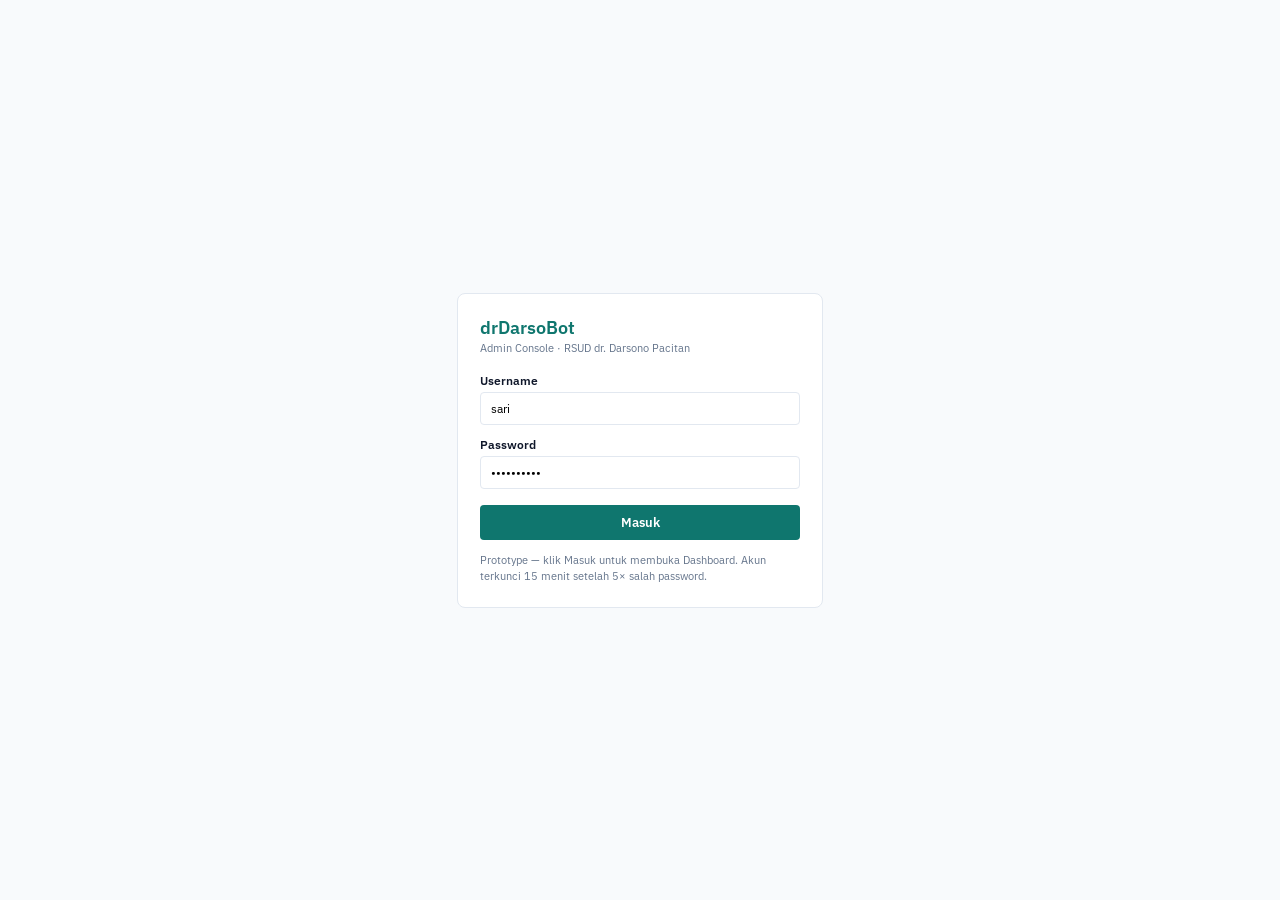
<file: index.html>
<!doctype html>
<html lang="id">
<head>
<meta charset="utf-8">
<meta http-equiv="refresh" content="0; url=wireframe/prototype/">
<title>drDarsoBot</title>
</head>
<body>
<p><a href="wireframe/prototype/">Buka prototype drDarsoBot</a></p>
</body>
</html>
</file>
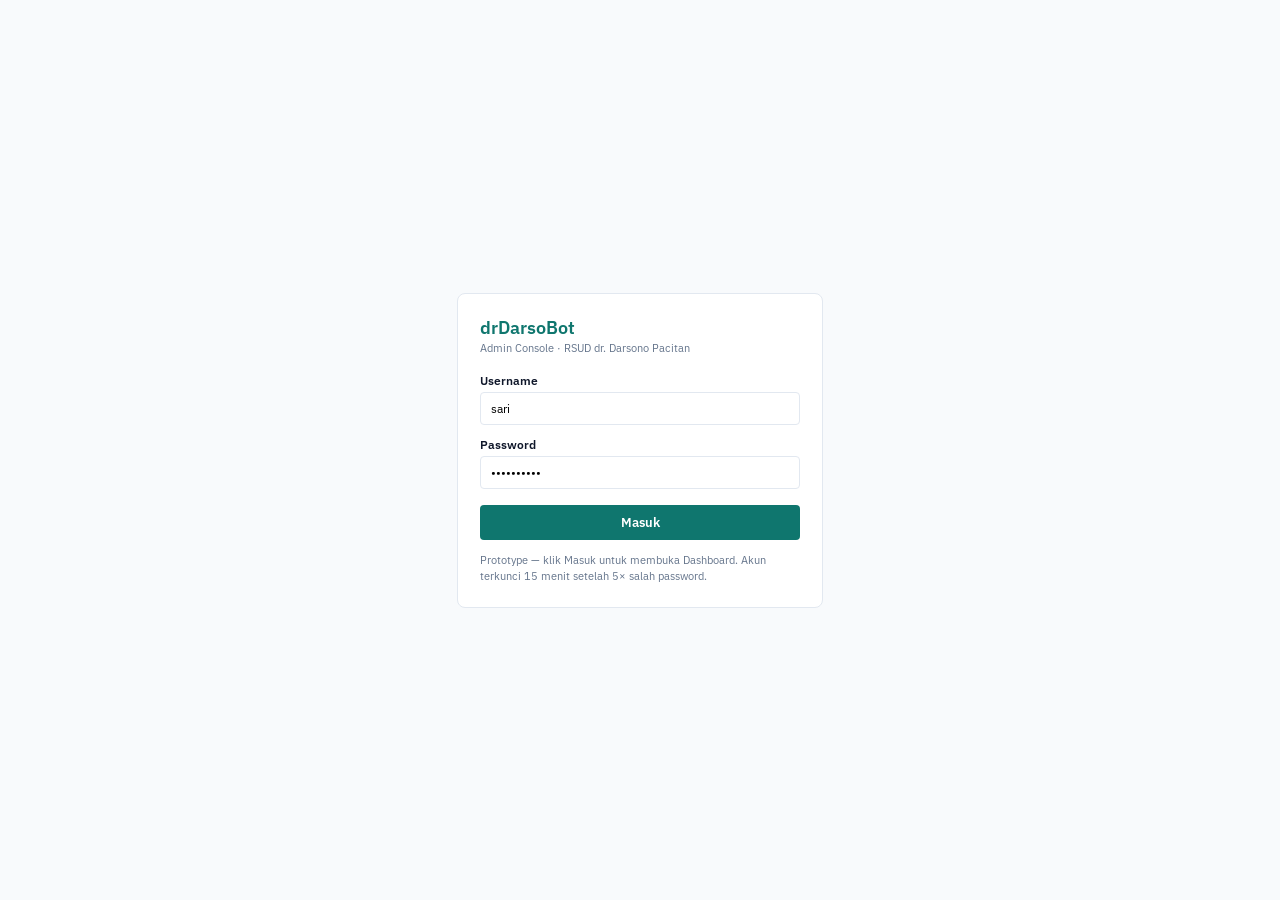
<file: wireframe/prototype/index.html>
<!DOCTYPE html>
<html lang="id">
<head>
<meta charset="UTF-8">
<meta name="viewport" content="width=device-width, initial-scale=1.0">
<title>Masuk — drDarsoBot</title>
<link rel="stylesheet" href="prototype.css">
</head>
<body class="px px-login-page" data-mode="clean">
<form class="px-login" action="dashboard.html">
  <div class="px-brand">drDarsoBot<small>Admin Console · RSUD dr. Darsono Pacitan</small></div>
  <label>Username<input type="text" value="sari" autocomplete="username"></label>
  <label>Password<input type="password" value="rahasia123" autocomplete="current-password"></label>
  <button type="submit">Masuk</button>
  <p class="px-note">Prototype — klik Masuk untuk membuka Dashboard. Akun terkunci 15 menit setelah 5× salah password.</p>
</form>
</body>
</html>
</file>
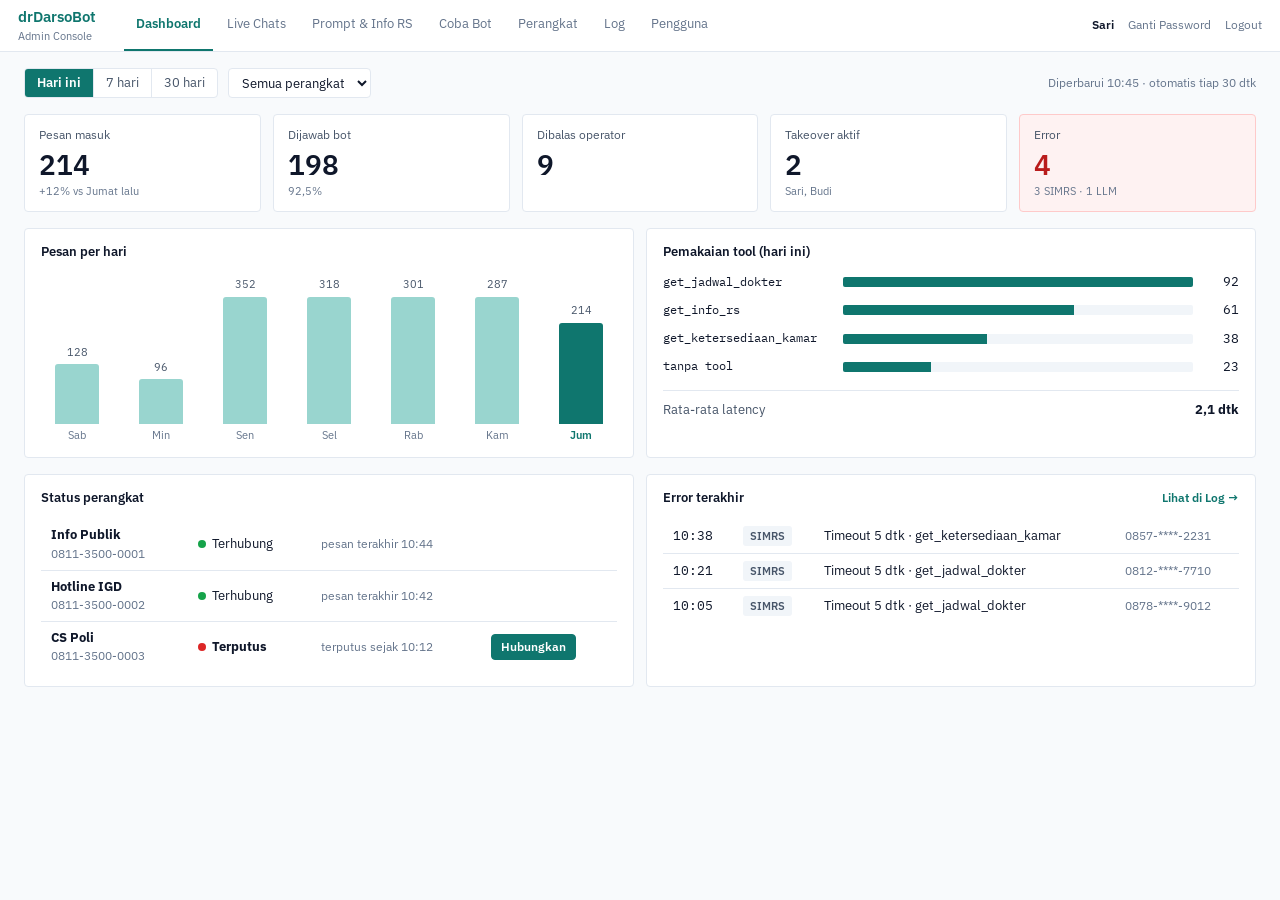
<file: wireframe/prototype/dashboard.html>
<!DOCTYPE html>
<html lang="id">
<head>
<meta charset="UTF-8">
<meta name="viewport" content="width=device-width, initial-scale=1.0">
<title>Dashboard — drDarsoBot</title>
<link rel="stylesheet" href="app.css">
<link rel="stylesheet" href="prototype.css">
</head>
<body class="px" data-mode="clean">
<header class="px-top"><div class="px-brand">drDarsoBot<small>Admin Console</small></div><nav><a href="dashboard.html" class="on">Dashboard</a><a href="live-chats.html" class="">Live Chats</a><a href="prompt.html" class="">Prompt &amp; Info RS</a><a href="coba-bot.html" class="">Coba Bot</a><a href="perangkat.html" class="">Perangkat</a><a href="log.html" class="">Log</a><a href="pengguna.html" class="">Pengguna</a></nav>
  <span class="px-user">Sari</span><a href="#">Ganti Password</a><a href="index.html">Logout</a></header>
<div class="px-main">
  <div id="frame-opt1" class="px-frame clean"><div class="browser-content">
<div class="db-app">

<div class="db-body">

<main class="db-main scroll">
  <div class="toolbar"><div class="seg">
<input type="radio" name="r1" id="r1a" checked hidden><label for="r1a">Hari ini</label>
<input type="radio" name="r1" id="r1b" hidden><label for="r1b">7 hari</label>
<input type="radio" name="r1" id="r1c" hidden><label for="r1c">30 hari</label></div><select class="sel"><option>Semua perangkat</option><option>Info Publik</option><option>Hotline IGD</option><option>CS Poli</option></select><span class="muted small push">Diperbarui 10:45 · otomatis tiap 30 dtk</span><span class="wf-marker">1</span></div>
  <div class="stats"><div class="stat"><div class="stat-l">Pesan masuk</div><div class="stat-v">214</div><div class="stat-s">+12% vs Jumat lalu</div></div><div class="stat"><div class="stat-l">Dijawab bot</div><div class="stat-v">198</div><div class="stat-s">92,5%</div></div><div class="stat"><div class="stat-l">Dibalas operator</div><div class="stat-v">9</div><div class="stat-s">&nbsp;</div></div><div class="stat"><div class="stat-l">Takeover aktif</div><div class="stat-v">2</div><div class="stat-s">Sari, Budi</div></div><div class="stat bad"><div class="stat-l">Error</div><div class="stat-v">4</div><div class="stat-s">3 SIMRS · 1 LLM</div></div><span class="wf-marker">2</span></div>
  <div class="grid2">
    <div class="card"><div class="card-h">Pesan per hari</div><div class="bars"><div class="bcol"><span class="bval">128</span><span class="bar" style="height:36%"></span><span class="blab">Sab</span></div><div class="bcol"><span class="bval">96</span><span class="bar" style="height:27%"></span><span class="blab">Min</span></div><div class="bcol"><span class="bval">352</span><span class="bar" style="height:100%"></span><span class="blab">Sen</span></div><div class="bcol"><span class="bval">318</span><span class="bar" style="height:90%"></span><span class="blab">Sel</span></div><div class="bcol"><span class="bval">301</span><span class="bar" style="height:86%"></span><span class="blab">Rab</span></div><div class="bcol"><span class="bval">287</span><span class="bar" style="height:82%"></span><span class="blab">Kam</span></div><div class="bcol today"><span class="bval">214</span><span class="bar" style="height:61%"></span><span class="blab">Jum</span></div></div></div>
    <div class="card"><div class="card-h">Pemakaian tool (hari ini)</div><div class="hrow"><span class="hlab mono">get_jadwal_dokter</span><span class="htrack"><span class="hfill" style="width:100%"></span></span><span class="hval">92</span></div><div class="hrow"><span class="hlab mono">get_info_rs</span><span class="htrack"><span class="hfill" style="width:66%"></span></span><span class="hval">61</span></div><div class="hrow"><span class="hlab mono">get_ketersediaan_kamar</span><span class="htrack"><span class="hfill" style="width:41%"></span></span><span class="hval">38</span></div><div class="hrow"><span class="hlab mono">tanpa tool</span><span class="htrack"><span class="hfill" style="width:25%"></span></span><span class="hval">23</span></div><div class="kv"><span>Rata-rata latency</span><b>2,1 dtk</b></div></div>
  </div>
  <div class="grid2">
    <div class="card"><div class="card-h">Status perangkat <span class="wf-marker">3</span></div><table class="tbl"><tr><td><b>Info Publik</b><br><span class="muted small">0811-3500-0001</span></td><td><span class="dot ok"></span>Terhubung</td><td class="muted small">pesan terakhir 10:44</td><td></td></tr><tr><td><b>Hotline IGD</b><br><span class="muted small">0811-3500-0002</span></td><td><span class="dot ok"></span>Terhubung</td><td class="muted small">pesan terakhir 10:42</td><td></td></tr><tr><td><b>CS Poli</b><br><span class="muted small">0811-3500-0003</span></td><td><span class="dot bad"></span><b>Terputus</b></td><td class="muted small">terputus sejak 10:12</td><td><a href="perangkat.html" class="btn sm primary">Hubungkan</a></td></tr></table></div>
    <div class="card"><div class="card-h">Error terakhir <a href="log.html" class="push small">Lihat di Log →</a></div><table class="tbl"><tr><td class="mono">10:38</td><td><span class="badge">SIMRS</span></td><td>Timeout 5 dtk · get_ketersediaan_kamar</td><td class="muted small">0857-****-2231</td></tr><tr><td class="mono">10:21</td><td><span class="badge">SIMRS</span></td><td>Timeout 5 dtk · get_jadwal_dokter</td><td class="muted small">0812-****-7710</td></tr><tr><td class="mono">10:05</td><td><span class="badge">SIMRS</span></td><td>Timeout 5 dtk · get_jadwal_dokter</td><td class="muted small">0878-****-9012</td></tr></table></div>
  </div>
</main>
</div></div>
  </div></div>
</div>
</body>
</html>
</file>
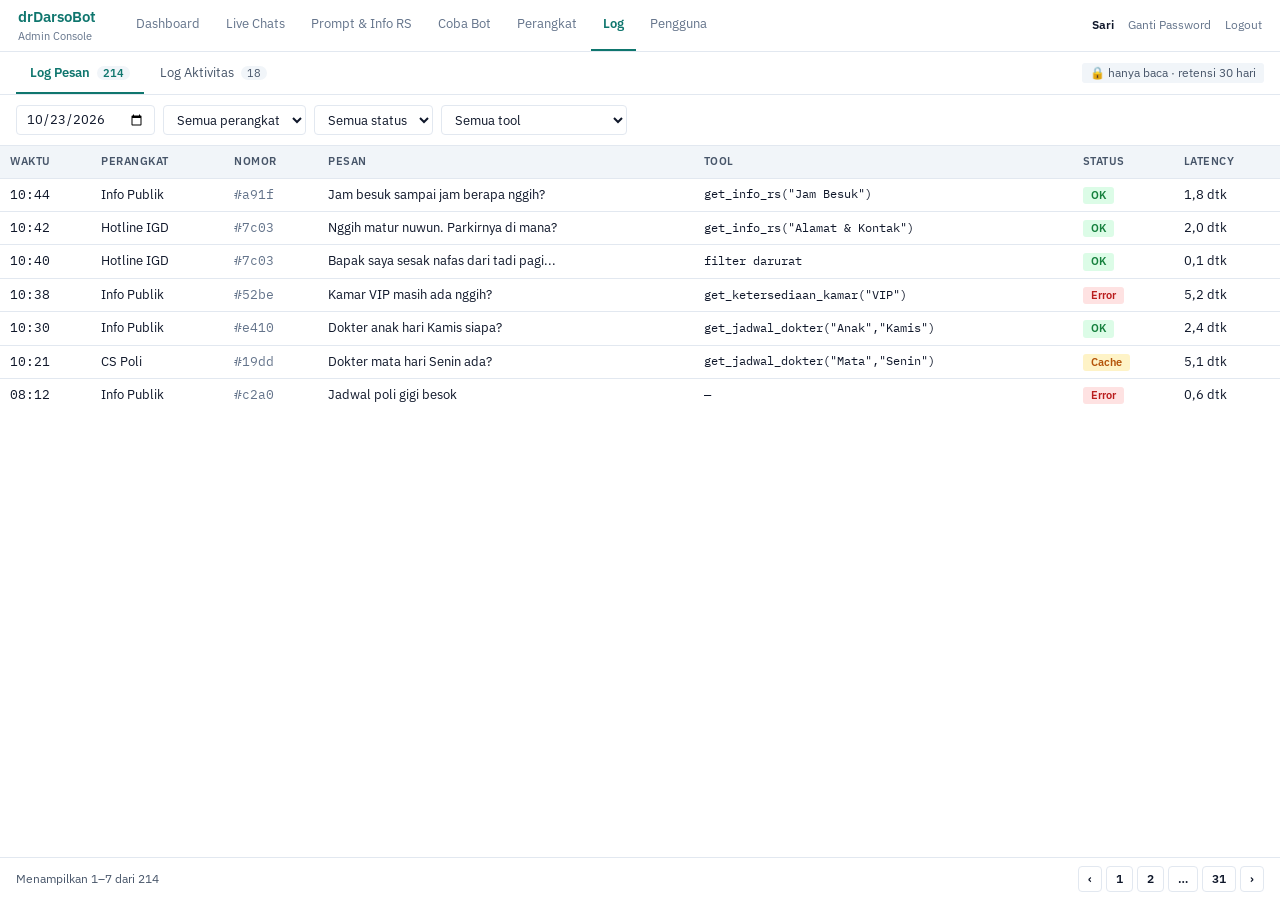
<file: wireframe/prototype/log.html>
<!DOCTYPE html>
<html lang="id">
<head>
<meta charset="UTF-8">
<meta name="viewport" content="width=device-width, initial-scale=1.0">
<title>Log — drDarsoBot</title>
<link rel="stylesheet" href="app.css">
<link rel="stylesheet" href="prototype.css">
</head>
<body class="px" data-mode="clean">
<header class="px-top"><div class="px-brand">drDarsoBot<small>Admin Console</small></div><nav><a href="dashboard.html" class="">Dashboard</a><a href="live-chats.html" class="">Live Chats</a><a href="prompt.html" class="">Prompt &amp; Info RS</a><a href="coba-bot.html" class="">Coba Bot</a><a href="perangkat.html" class="">Perangkat</a><a href="log.html" class="on">Log</a><a href="pengguna.html" class="">Pengguna</a></nav>
  <span class="px-user">Sari</span><a href="#">Ganti Password</a><a href="index.html">Logout</a></header>
<div class="px-main">
  <div id="frame-opt1" class="px-frame clean"><div class="browser-content">
<div class="lg-app">

<div class="lg-body">

<main class="lg-main">
  <input type="radio" name="t1" id="t1a" class="lt lt-a" hidden checked><input type="radio" name="t1" id="t1b" class="lt lt-b" hidden>
<div class="ltabs"><label for="t1a" class="la">Log Pesan <span class="cnt">214</span></label><label for="t1b" class="lb">Log Aktivitas <span class="cnt">18</span></label><span class="push readonly small">🔒 hanya baca · retensi 30 hari</span></div>
  <div class="lp lp-a">
    <div class="filters"><input type="date" class="inp" value="2026-10-23"><select class="inp"><option>Semua perangkat</option><option>Info Publik</option><option>Hotline IGD</option><option>CS Poli</option></select>
<select class="inp"><option>Semua status</option><option>OK</option><option>Error</option><option>Cache</option></select><select class="inp"><option>Semua tool</option><option>get_jadwal_dokter</option><option>get_ketersediaan_kamar</option><option>get_info_rs</option></select><span class="wf-marker">1</span></div>
    <div class="tblwrap"><table class="tbl"><thead><tr><th>Waktu</th><th>Perangkat</th><th>Nomor</th><th>Pesan</th><th>Tool</th><th>Status</th><th>Latency</th></tr></thead><tbody><tr><td class="mono">10:44</td><td>Info Publik</td><td class="mono muted">#a91f</td><td class="ell">Jam besuk sampai jam berapa nggih?</td><td class="mono small">get_info_rs("Jam Besuk")</td><td><span class="st ok">OK</span></td><td>1,8 dtk</td></tr><tr><td class="mono">10:42</td><td>Hotline IGD</td><td class="mono muted">#7c03</td><td class="ell">Nggih matur nuwun. Parkirnya di mana?</td><td class="mono small">get_info_rs("Alamat & Kontak")</td><td><span class="st ok">OK</span></td><td>2,0 dtk</td></tr><tr><td class="mono">10:40</td><td>Hotline IGD</td><td class="mono muted">#7c03</td><td class="ell">Bapak saya sesak nafas dari tadi pagi...</td><td class="mono small">filter darurat</td><td><span class="st ok">OK</span></td><td>0,1 dtk</td></tr><tr><td class="mono">10:38</td><td>Info Publik</td><td class="mono muted">#52be</td><td class="ell">Kamar VIP masih ada nggih?</td><td class="mono small">get_ketersediaan_kamar("VIP")</td><td><span class="st err">Error</span></td><td>5,2 dtk</td></tr><tr><td class="mono">10:30</td><td>Info Publik</td><td class="mono muted">#e410</td><td class="ell">Dokter anak hari Kamis siapa?</td><td class="mono small">get_jadwal_dokter("Anak","Kamis")</td><td><span class="st ok">OK</span></td><td>2,4 dtk</td></tr><tr><td class="mono">10:21</td><td>CS Poli</td><td class="mono muted">#19dd</td><td class="ell">Dokter mata hari Senin ada?</td><td class="mono small">get_jadwal_dokter("Mata","Senin")</td><td><span class="st warn">Cache</span></td><td>5,1 dtk</td></tr><tr><td class="mono">08:12</td><td>Info Publik</td><td class="mono muted">#c2a0</td><td class="ell">Jadwal poli gigi besok</td><td class="mono small">—</td><td><span class="st err">Error</span></td><td>0,6 dtk</td></tr></tbody></table></div>
    <div class="pager small"><span>Menampilkan 1–7 dari 214</span><span class="push"></span><a href="#" class="btn sm ghost">‹</a><a href="#" class="btn sm">1</a><a href="#" class="btn sm ghost">2</a><a href="#" class="btn sm ghost">…</a><a href="#" class="btn sm ghost">31</a><a href="#" class="btn sm ghost">›</a><span class="wf-marker">2</span></div>
  </div>
  <div class="lp lp-b"><table class="tbl"><thead><tr><th>Waktu</th><th>Pengguna</th><th>Aksi</th><th>Detail</th></tr></thead><tbody><tr><td class="mono">10:43</td><td>Sari</td><td><b>Ambil alih</b></td><td>0813-****-7790 (Hotline IGD)</td></tr><tr><td class="mono">10:35</td><td>Budi</td><td><b>Ambil alih</b></td><td>0821-****-1203 (CS Poli)</td></tr><tr><td class="mono">10:15</td><td>Sari</td><td><b>Simpan Info RS</b></td><td>kb/info_rs.md — "Ubah jam besuk sore 16.00"</td></tr><tr><td class="mono">09:58</td><td>Sari</td><td><b>Login</b></td><td>dari 192.168.100.21</td></tr><tr><td class="mono">08:30</td><td>Budi</td><td><b>Login</b></td><td>dari 192.168.100.34</td></tr><tr><td class="mono">22 Okt 15:30</td><td>Budi</td><td><b>Simpan System Prompt</b></td><td>prompts/system.md — "Tambah aturan menu angka"</td></tr></tbody></table></div>
</main>
</div></div>
  </div></div>
</div>
</body>
</html>
</file>
<file: wireframe/prototype/prototype.css>
/* Shell prototype: menu atas, pemilih tampilan. Konten tiap halaman memakai CSS wireframe sumbernya. */
@import url('https://fonts.googleapis.com/css2?family=IBM+Plex+Sans:wght@400;600&display=swap');

.px {
  --bg: #f8fafc; --panel: #fff; --text: #0f172a; --muted: #64748b; --line: #e2e8f0;
  --accent: #0f766e; --accent-ink: #fff; --accent-soft: #f0fdfa;
  margin: 0; height: 100vh; display: flex; flex-direction: column; overflow: hidden;
  font-family: "IBM Plex Sans", -apple-system, BlinkMacSystemFont, "Segoe UI", sans-serif; font-size: 13px;
  background: var(--bg); color: var(--text);
}

.px-brand { font-weight: 600; font-size: 15px; color: var(--accent); }
.px-brand small { display: block; font-weight: 400; font-size: 11px; color: var(--muted); margin-top: 2px; }

/* Menu atas */
.px-top { display: flex; align-items: center; gap: 14px; height: 52px; padding: 0 18px; background: var(--panel); border-bottom: 1px solid var(--line); flex-shrink: 0; }
.px-top .px-brand { margin-right: 14px; white-space: nowrap; }
.px-top nav { display: flex; align-self: stretch; gap: 2px; margin-right: auto; overflow-x: auto; }
.px-top nav a { display: flex; align-items: center; padding: 0 12px; color: var(--muted); text-decoration: none; white-space: nowrap; border-bottom: 2px solid transparent; }
.px-top nav a:hover { color: var(--text); background: var(--accent-soft); }
.px-top nav a.on { color: var(--accent); font-weight: 600; border-bottom-color: var(--accent); }
.px-top > a { color: var(--muted); font-size: 12px; text-decoration: none; white-space: nowrap; }
.px-top > a:hover { color: var(--accent); }
.px-user { font-weight: 600; font-size: 12px; }

/* Konten */
.px-main { flex: 1; min-height: 0; display: flex; flex-direction: column; }
.px-frame { flex: 1; min-height: 0; }
.px-frame > .browser-content { height: 100%; padding: 0; overflow: hidden; }
.px-frame > .browser-content > [class*="-app"] { height: 100%; margin: 0; }
.px .wf-marker { display: none; }

/* Login */
.px-login-page { align-items: center; justify-content: center; }
.px-login { width: 320px; background: var(--panel); border: 1px solid var(--line); border-radius: 8px; padding: 8px 22px 22px; display: flex; flex-direction: column; gap: 12px; }
.px-login .px-brand { padding: 14px 0 6px; font-size: 18px; }
.px-login label { display: flex; flex-direction: column; gap: 4px; font-size: 12px; font-weight: 600; }
.px-login input { border: 1px solid var(--line); border-radius: 4px; padding: 8px 10px; font: inherit; font-weight: 400; }
.px-login input:focus { outline: none; border-color: var(--accent); }
.px-login button { margin-top: 4px; border: none; border-radius: 4px; padding: 9px; background: var(--accent); color: var(--accent-ink); font: inherit; font-weight: 600; cursor: pointer; }
.px-note { margin: 0; font-size: 11px; color: var(--muted); line-height: 1.5; }
</file>
<file: wireframe/prototype/app.css>
/* Konten semua halaman prototype (pengganti CSS wireframe 2310-* yang sudah dihapus).
   Token: Precision & Density, teal di atas slate, IBM Plex Sans/Mono.
   Interaksi tanpa JS: tab & toggle memakai input radio/checkbox tersembunyi + selektor ~ . */
@import url('https://fonts.googleapis.com/css2?family=IBM+Plex+Mono:wght@400;600&family=IBM+Plex+Sans:wght@400;600&display=swap');

.px {
  --surface: #f1f5f9; --text-2: #475569;
  --ok: #15803d; --ok-soft: #dcfce7;
  --warn: #b45309; --warn-soft: #fef3c7;
  --bad: #b91c1c; --bad-soft: #fee2e2;
  --info: #1d4ed8; --info-soft: #dbeafe;
  font-family: "IBM Plex Sans", -apple-system, BlinkMacSystemFont, "Segoe UI", sans-serif;
  line-height: 1.4;
}
.px *, .px *::before, .px *::after { box-sizing: border-box; }
.px a { color: var(--accent); text-decoration: none; }
.px a:hover { text-decoration: underline; }
.px :focus-visible { outline: 2px solid var(--accent); outline-offset: 2px; }

/* ---------- Utilitas ---------- */
.mono, .px code, .px pre { font-family: "IBM Plex Mono", ui-monospace, monospace; }
.muted { color: var(--muted); }
.small { font-size: 12px; }
.push { margin-left: auto; }
.scroll { overflow-y: auto; min-height: 0; }
.row { display: flex; align-items: center; gap: 8px; }
.row.end { justify-content: flex-end; }
.grow { flex: 1; min-width: 0; }
.big { font-size: 20px; font-weight: 600; line-height: 1.2; }
.ell { max-width: 280px; white-space: nowrap; overflow: hidden; text-overflow: ellipsis; }

/* Tombol */
.btn { display: inline-flex; align-items: center; gap: 6px; height: 30px; padding: 0 12px; border: 1px solid var(--line); border-radius: 4px; background: var(--panel); color: var(--text); font: inherit; font-weight: 600; white-space: nowrap; cursor: pointer; transition: background 150ms ease-out; }
.px a.btn { color: var(--text); text-decoration: none; }
.btn:hover { background: var(--surface); }
.btn:active { transform: scale(0.98); }
.btn.sm { height: 26px; padding: 0 9px; font-size: 12px; }
.btn.primary, .px a.btn.primary { background: var(--accent); border-color: var(--accent); color: var(--accent-ink); }
.btn.primary:hover { background: #115e59; }
.btn.ghost { background: transparent; }
.btn.ghost:hover { background: var(--surface); }
.kbd { font-family: "IBM Plex Mono", monospace; font-size: 10px; font-weight: 400; padding: 0 4px; border: 1px solid rgba(255,255,255,.4); border-radius: 3px; }

.chip { height: 26px; padding: 0 10px; border: 1px solid var(--line); border-radius: 13px; background: var(--panel); color: var(--text-2); font: inherit; font-size: 12px; cursor: pointer; white-space: nowrap; }
.chip:hover { border-color: var(--accent); color: var(--accent); }
.chip.on { background: var(--accent-soft); border-color: var(--accent); color: var(--accent); }

/* Badge & status */
.badge { display: inline-flex; align-items: center; height: 20px; padding: 0 7px; border-radius: 3px; background: var(--surface); color: var(--text-2); font-size: 11px; font-weight: 600; white-space: nowrap; }
.badge.urgent { background: var(--bad); color: #fff; }
.badge.warn { background: var(--warn-soft); color: var(--warn); }
.badge.op { background: var(--accent-soft); color: var(--accent); }
.badge.dev { background: transparent; border: 1px solid var(--line); font-weight: 400; }
.st { display: inline-block; padding: 1px 8px; border-radius: 3px; font-size: 11px; font-weight: 600; }
.st.ok { background: var(--ok-soft); color: var(--ok); }
.st.warn { background: var(--warn-soft); color: var(--warn); }
.st.err { background: var(--bad-soft); color: var(--bad); }
.st.new { background: var(--info-soft); color: var(--info); }
.st.off { background: var(--surface); color: var(--muted); }
.dot { display: inline-block; width: 8px; height: 8px; border-radius: 50%; margin-right: 6px; background: var(--muted); flex-shrink: 0; }
.dot.ok { background: #16a34a; }
.dot.bad { background: #dc2626; }

/* Form */
.inp, select.sel, .search { height: 30px; padding: 0 9px; border: 1px solid var(--line); border-radius: 4px; background: var(--panel); color: var(--text); font: inherit; }
.inp:focus, select.sel:focus, .search:focus { outline: none; border-color: var(--accent); }

/* Tabel */
.tbl { width: 100%; border-collapse: collapse; }
.tbl th { position: sticky; top: 0; z-index: 1; background: var(--surface); text-align: left; font-size: 11px; font-weight: 600; text-transform: uppercase; letter-spacing: .5px; color: var(--text-2); padding: 8px 10px; border-bottom: 1px solid var(--line); }
.tbl td { padding: 7px 10px; border-bottom: 1px solid var(--line); vertical-align: middle; }
.tbl tr:last-child td { border-bottom: none; }
.tbl tbody tr:hover td { background: #fafcfd; }

/* Panel umum */
.pane { display: flex; flex-direction: column; min-height: 0; background: var(--panel); }
.card { background: var(--panel); border: 1px solid var(--line); border-radius: 4px; padding: 14px 16px; min-width: 0; }
.card-h { display: flex; align-items: center; gap: 8px; font-weight: 600; margin-bottom: 12px; }

/* Gelembung chat (Live Chats & Coba Bot) */
.msgs { flex: 1; display: flex; flex-direction: column; gap: 10px; padding: 16px; background: var(--bg); }
.msg { max-width: 72%; padding: 8px 12px; border-radius: 6px; line-height: 1.5; }
.msg-meta { margin-top: 4px; font-size: 11px; color: var(--muted); }
.tool { display: inline-block; margin-bottom: 4px; padding: 1px 6px; border-radius: 3px; background: var(--accent-soft); color: var(--accent); font-family: "IBM Plex Mono", monospace; font-size: 11px; }
.composer { display: flex; align-items: center; gap: 8px; padding: 10px 16px; border-top: 1px solid var(--line); background: var(--panel); }
.composer input { flex: 1; height: 32px; padding: 0 10px; border: 1px solid var(--line); border-radius: 4px; font: inherit; }
.composer input:focus { outline: none; border-color: var(--accent); }

/* ==================== Dashboard ==================== */
.db-app, .db-body { height: 100%; }
.db-main { height: 100%; padding: 16px 24px 24px; display: flex; flex-direction: column; gap: 16px; }
.toolbar { display: flex; align-items: center; gap: 10px; }
.seg { display: inline-flex; border: 1px solid var(--line); border-radius: 4px; overflow: hidden; background: var(--panel); }
.seg label { padding: 5px 12px; cursor: pointer; color: var(--text-2); border-right: 1px solid var(--line); }
.seg label:last-of-type { border-right: none; }
.seg input:checked + label { background: var(--accent); color: var(--accent-ink); font-weight: 600; }
.stats { display: grid; grid-template-columns: repeat(5, 1fr); gap: 12px; }
.stat { background: var(--panel); border: 1px solid var(--line); border-radius: 4px; padding: 12px 14px; }
.stat-l { font-size: 12px; color: var(--text-2); }
.stat-v { font-size: 28px; font-weight: 600; line-height: 1.2; margin: 4px 0 2px; font-variant-numeric: tabular-nums; }
.stat-s { font-size: 11px; color: var(--muted); }
.stat.bad { border-color: #fecaca; background: #fef2f2; }
.stat.bad .stat-v { color: var(--bad); }
.grid2 { display: grid; grid-template-columns: 1fr 1fr; gap: 12px; }
.bars { display: flex; align-items: flex-end; gap: 12px; height: 170px; padding-top: 4px; }
.bcol { flex: 1; height: 100%; display: flex; flex-direction: column; justify-content: flex-end; align-items: center; gap: 4px; }
.bar { width: 100%; max-width: 44px; background: #99d5cf; border-radius: 3px 3px 0 0; }
.bcol.today .bar { background: var(--accent); }
.bval { font-size: 11px; color: var(--text-2); font-variant-numeric: tabular-nums; }
.blab { font-size: 11px; color: var(--muted); }
.bcol.today .blab { color: var(--accent); font-weight: 600; }
.hrow { display: grid; grid-template-columns: 170px 1fr 36px; align-items: center; gap: 10px; margin-bottom: 10px; }
.hlab { font-size: 12px; }
.htrack { height: 10px; background: var(--surface); border-radius: 2px; overflow: hidden; }
.hfill { display: block; height: 100%; background: var(--accent); }
.hval { text-align: right; font-variant-numeric: tabular-nums; }
.kv { display: flex; justify-content: space-between; margin-top: 14px; padding-top: 10px; border-top: 1px solid var(--line); color: var(--text-2); }
.kv b { color: var(--text); }

/* ==================== Live Chats ==================== */
.lc-app, .lc-body { height: 100%; }
.lc-body { display: flex; }
.pane-list { width: 340px; flex-shrink: 0; border-right: 1px solid var(--line); }
.pane-pad { padding: 10px 12px; border-bottom: 1px solid var(--line); }
.pane-pad .search { flex: 1; min-width: 0; }
.section-label { display: flex; align-items: center; gap: 6px; padding: 10px 14px 6px; font-size: 11px; font-weight: 600; text-transform: uppercase; letter-spacing: .5px; color: var(--muted); cursor: default; }
.section-label.strong { color: var(--bad); }
.group > summary { list-style: none; cursor: pointer; }
.group > summary::-webkit-details-marker { display: none; }
.group > summary .muted { text-transform: none; letter-spacing: 0; font-weight: 400; text-decoration: underline; }
.group[open] > summary .muted { display: none; }
.px a.conv { display: block; padding: 10px 14px; border-bottom: 1px solid var(--line); border-left: 3px solid transparent; color: var(--text); text-decoration: none; }
.px a.conv:hover { background: var(--bg); }
.px a.conv.sel { background: var(--accent-soft); border-left-color: var(--accent); }
.conv-top { display: flex; justify-content: space-between; }
.conv-num { font-weight: 600; font-family: "IBM Plex Mono", monospace; font-size: 12px; }
.conv-time { font-size: 11px; color: var(--muted); }
.conv-snip { margin: 3px 0 6px; color: var(--text-2); font-size: 12px; white-space: nowrap; overflow: hidden; text-overflow: ellipsis; }
.conv-meta { display: flex; align-items: center; gap: 4px; flex-wrap: wrap; }
.conv-wait { font-size: 11px; color: var(--warn); font-weight: 600; margin-left: 2px; }
.unread { margin-left: auto; min-width: 18px; height: 18px; padding: 0 5px; border-radius: 9px; background: var(--accent); color: #fff; font-size: 11px; font-weight: 600; text-align: center; line-height: 18px; }
.pane-chat { flex: 1; min-width: 0; }
.pane-head { display: flex; align-items: center; gap: 8px; padding: 12px 16px; border-bottom: 1px solid var(--line); }
.pane-head b { font-family: "IBM Plex Mono", monospace; }
.state-bar { display: flex; align-items: center; gap: 8px; padding: 8px 16px; background: var(--surface); border-bottom: 1px solid var(--line); color: var(--text-2); }
.state-bar.op { background: var(--accent-soft); color: var(--accent); }
.pane-chat .msg.in { align-self: flex-start; background: var(--panel); border: 1px solid var(--line); }
.pane-chat .msg.out { align-self: flex-end; background: #e2e8f0; }
.sysline { align-self: center; padding: 2px 10px; border-radius: 10px; background: var(--accent-soft); color: var(--accent); font-size: 11px; }
.quick { display: flex; align-items: center; gap: 6px; padding: 8px 16px 0; border-top: 1px solid var(--line); background: var(--panel); }
.quick + .composer, .quick ~ .composer.when-op { border-top: none; }
.quick-label { font-size: 12px; color: var(--muted); }
.locked { flex: 1; text-align: center; padding: 6px; color: var(--muted); font-style: italic; }
/* Toggle ambil alih: checkbox #tt2 */
.tt:not(:checked) ~ .when-op, .tt:not(:checked) ~ * .when-op { display: none; }
.tt:checked ~ .when-bot, .tt:checked ~ * .when-bot { display: none; }

/* ==================== Prompt & Info RS ==================== */
.pr-app, .pr-body { height: 100%; }
.pr-body { display: flex; }
.pane.main { flex: 1; min-width: 0; }
.ftabs { display: flex; gap: 2px; padding: 0 16px; border-bottom: 1px solid var(--line); }
.ftabs label { padding: 12px 14px 10px; cursor: pointer; color: var(--text-2); border-bottom: 2px solid transparent; }
.ftabs label:hover { color: var(--text); }
.fname { margin-left: 6px; font-family: "IBM Plex Mono", monospace; font-size: 11px; color: var(--muted); }
.ft-a:checked ~ .ftabs .la, .ft-b:checked ~ .ftabs .lb { color: var(--accent); font-weight: 600; border-bottom-color: var(--accent); }
.ft-a:checked ~ .fp-b, .ft-b:checked ~ .fp-a { display: none; }
.fpanel { flex: 1; min-height: 0; display: flex; flex-direction: column; }
.editor { flex: 1; min-height: 0; width: 100%; resize: none; border: none; padding: 16px 20px; background: var(--panel); color: var(--text); font-family: "IBM Plex Mono", monospace; font-size: 13px; line-height: 1.6; }
.editor:focus { outline: none; background: #fcfdfd; }
.statusline { display: flex; align-items: center; gap: 8px; padding: 10px 16px; border-top: 1px solid var(--line); color: var(--text-2); font-size: 12px; }
.pane-side { width: 300px; flex-shrink: 0; overflow-y: auto; padding: 14px 16px; border-left: 1px solid var(--line); background: var(--bg); }
.side-title { font-weight: 600; margin-bottom: 10px; }
.bk { padding: 10px 12px; margin-bottom: 8px; background: var(--panel); border: 1px solid var(--line); border-radius: 4px; }
.bk .muted { font-family: "IBM Plex Mono", monospace; font-size: 11px; word-break: break-all; }
.bk-act { display: flex; gap: 4px; margin-top: 8px; }
.more { display: block; text-align: center; padding: 6px; font-size: 12px; }

/* ==================== Coba Bot ==================== */
.cb-app { display: flex; flex-direction: column; }
.envbar { display: flex; align-items: center; gap: 6px; padding: 8px 16px; background: var(--panel); border-bottom: 1px solid var(--line); flex-shrink: 0; }
.envbar .badge:not(.warn) { font-family: "IBM Plex Mono", monospace; font-weight: 400; }
.cb-body { flex: 1; min-height: 0; display: flex; }
.chatcol { display: grid; grid-template-columns: minmax(0, 1fr) 400px; grid-template-rows: auto minmax(0, 1fr) auto; }
.chatcol > .headbar, .chatcol > .msgs, .chatcol > .composer { grid-column: 1; }
.chatcol > .inspector { grid-column: 2; grid-row: 1 / 4; }
.headbar { display: flex; align-items: center; gap: 10px; padding: 10px 16px; border-bottom: 1px solid var(--line); }
.chatcol .msg.out { align-self: flex-end; background: #e2e8f0; }
.chatcol .msg.in { align-self: flex-start; background: var(--panel); border: 1px solid var(--line); }
.msg.pick { cursor: pointer; transition: border-color 150ms ease-out; }
.msg.pick:hover { border-color: var(--accent); }
.pk-a:checked ~ .msgs label[for="p2a"], .pk-c:checked ~ .msgs label[for="p2c"] { border-color: var(--accent); box-shadow: 0 0 0 2px var(--accent-soft); }
.pk-a:checked ~ .ins-c, .pk-c:checked ~ .ins-a { display: none; }
.inspector { display: flex; flex-direction: column; gap: 14px; overflow-y: auto; padding: 14px 16px; border-left: 1px solid var(--line); background: var(--bg); }
.ins-h { display: flex; flex-direction: column; gap: 2px; font-weight: 600; }
.ins-h .muted { font-weight: 400; }
.steps { margin: 0; padding: 0; list-style: none; counter-reset: st; display: flex; flex-direction: column; gap: 8px; }
.steps li { counter-increment: st; position: relative; padding: 8px 10px 8px 36px; background: var(--panel); border: 1px solid var(--line); border-radius: 4px; display: flex; flex-wrap: wrap; gap: 4px 8px; }
.steps li::before { content: counter(st); position: absolute; left: 10px; top: 8px; width: 18px; height: 18px; border-radius: 50%; background: var(--accent-soft); color: var(--accent); font-size: 11px; font-weight: 600; text-align: center; line-height: 18px; }
.st-h { font-weight: 600; }
.st-v { margin-left: auto; font-size: 11px; color: var(--muted); }
.code { width: 100%; margin: 2px 0 0; padding: 6px 8px; background: var(--surface); border-radius: 3px; font-family: "IBM Plex Mono", monospace; font-size: 11px; white-space: pre-wrap; }
.raw { width: 100%; }
.raw summary { cursor: pointer; font-size: 12px; color: var(--accent); }
.verify { display: flex; flex-direction: column; gap: 4px; }
.ins-sub { font-weight: 600; margin-bottom: 2px; }
.ck { padding: 4px 8px; border-radius: 3px; font-size: 12px; }
.ck.ok { background: var(--ok-soft); color: var(--ok); }
.ins-foot { display: flex; gap: 6px; margin-top: auto; padding-top: 10px; border-top: 1px solid var(--line); }

/* ==================== Perangkat ==================== */
.pg-app, .pg-body { height: 100%; }
.pg-body { display: flex; }
.dlist { width: 260px; flex-shrink: 0; overflow-y: auto; padding: 10px; border-right: 1px solid var(--line); background: var(--panel); display: flex; flex-direction: column; gap: 4px; }
.px a.ditem { display: flex; align-items: center; gap: 4px; padding: 9px 10px; border-radius: 4px; color: var(--text); text-decoration: none; }
.px a.ditem:hover { background: var(--bg); }
.px a.ditem.sel { background: var(--accent-soft); box-shadow: inset 3px 0 0 var(--accent); }
.px a.ditem.add { margin-top: 6px; justify-content: center; border: 1px dashed var(--line); color: var(--accent); }
.pg-main { flex: 1; min-width: 0; overflow-y: auto; padding: 20px 24px; display: flex; flex-direction: column; gap: 16px; max-width: 860px; }
.dhead { display: flex; align-items: center; gap: 14px; }
.dhead .stat { display: inline-flex; align-items: center; padding: 3px 10px; border: none; border-radius: 3px; font-weight: 600; }
.dhead .stat.bad { background: var(--bad-soft); color: var(--bad); }
.kpis { display: grid; grid-template-columns: repeat(3, 1fr); gap: 12px; }
.kpis > div { display: flex; flex-direction: column; gap: 4px; padding: 12px 14px; background: var(--panel); border: 1px solid var(--line); border-radius: 4px; }
.kpis b { font-size: 20px; font-variant-numeric: tabular-nums; }
.sub { font-weight: 600; margin-bottom: -8px; }
.hist { background: var(--panel); border: 1px solid var(--line); border-radius: 4px; }
.hist .h { display: grid; grid-template-columns: 110px 14px 1fr; align-items: center; padding: 8px 14px; border-bottom: 1px solid var(--line); }
.hist .h:last-child { border-bottom: none; }
.hist .h .mono { color: var(--muted); }
.danger { display: flex; align-items: center; gap: 12px; padding: 12px 14px; border: 1px solid #fecaca; border-radius: 4px; background: #fef2f2; }
.danger .btn { color: var(--bad); border-color: #fca5a5; }

/* ==================== Log ==================== */
.lg-app, .lg-body { height: 100%; }
.lg-main { height: 100%; display: flex; flex-direction: column; background: var(--panel); }
.ltabs { display: flex; align-items: center; gap: 2px; padding: 0 16px; border-bottom: 1px solid var(--line); }
.ltabs label { padding: 12px 14px 10px; cursor: pointer; color: var(--text-2); border-bottom: 2px solid transparent; }
.cnt { margin-left: 4px; padding: 0 6px; border-radius: 8px; background: var(--surface); font-size: 11px; }
.lt-a:checked ~ .ltabs .la, .lt-b:checked ~ .ltabs .lb { color: var(--accent); font-weight: 600; border-bottom-color: var(--accent); }
.lt-a:checked ~ .lp-b, .lt-b:checked ~ .lp-a { display: none; }
.readonly { padding: 2px 8px; border-radius: 3px; background: var(--surface); color: var(--text-2); }
.lp { flex: 1; min-height: 0; display: flex; flex-direction: column; overflow-y: auto; }
.filters { display: flex; gap: 8px; padding: 10px 16px; border-bottom: 1px solid var(--line); }
.tblwrap { flex: 1; min-height: 0; overflow-y: auto; }
.pager { display: flex; align-items: center; gap: 4px; padding: 8px 16px; border-top: 1px solid var(--line); color: var(--text-2); }

/* ==================== Pengguna ==================== */
.pu-app, .pu-body { height: 100%; }
.pu-main { height: 100%; overflow-y: auto; padding: 16px 24px; }
.pu-main .toolbar { margin-bottom: 12px; }
.pu-main .tbl { background: var(--panel); border: 1px solid var(--line); }
.tbl tr.dim td { color: var(--muted); }
.act { text-align: right; white-space: nowrap; }
.act .btn { margin-left: 4px; }
.modal-back { position: fixed; inset: 0; z-index: 10; display: none; align-items: center; justify-content: center; background: rgba(15, 23, 42, 0.4); }
.tg:checked ~ .modal-back { display: flex; }
.modal { width: 380px; padding: 18px 20px; background: var(--panel); border-radius: 8px; box-shadow: 0 12px 32px rgba(15, 23, 42, 0.2); display: flex; flex-direction: column; gap: 12px; }
.modal-h { display: flex; align-items: center; font-size: 15px; }
.close { margin-left: auto; cursor: pointer; color: var(--muted); }
.fld { display: flex; flex-direction: column; gap: 4px; font-size: 12px; font-weight: 600; }
.fld .inp { font-weight: 400; }
</file>
